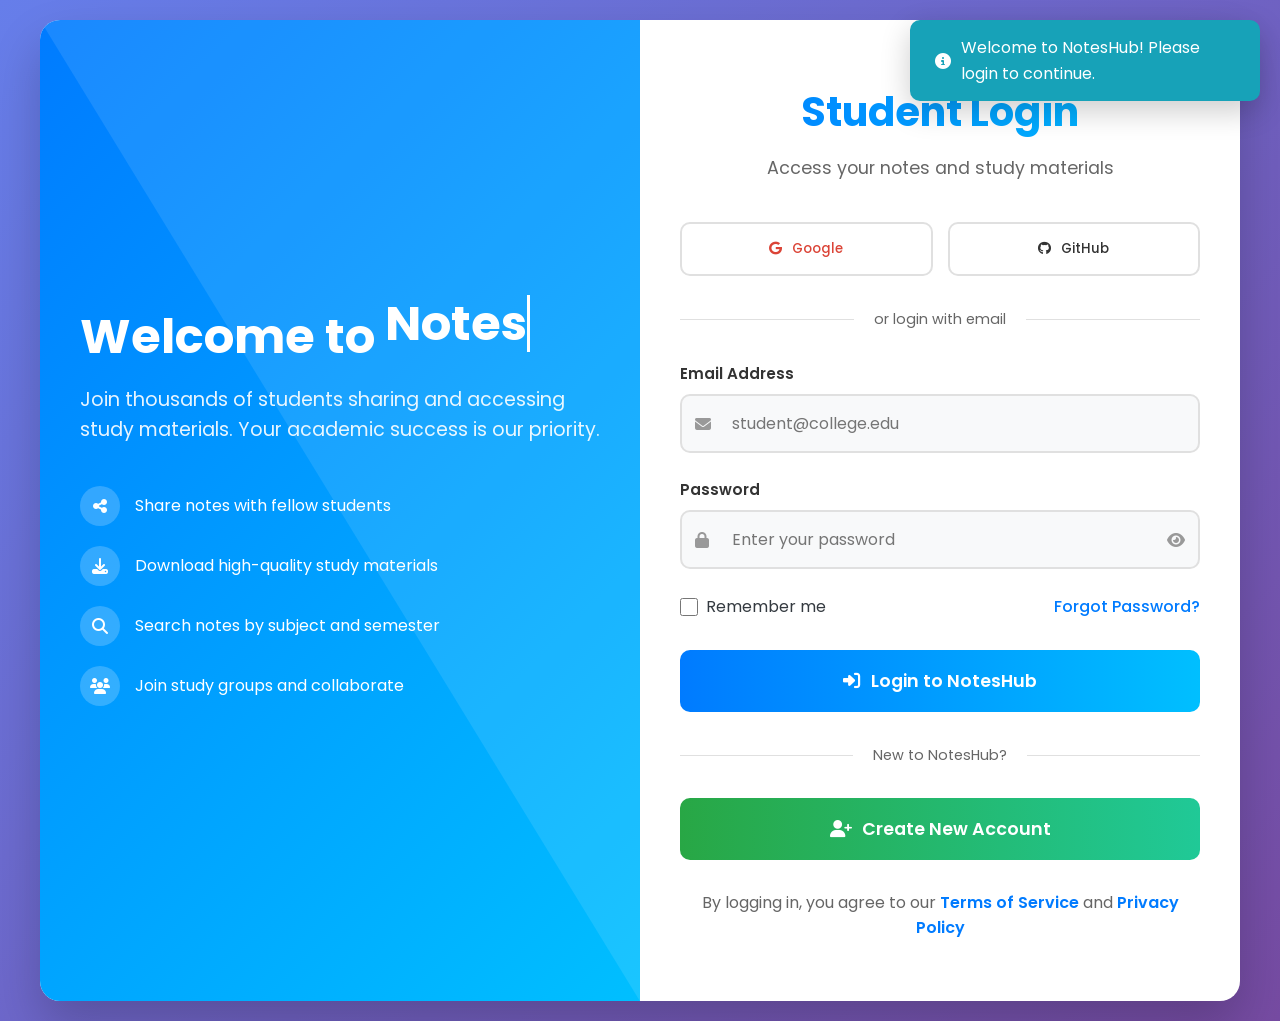
<file: login.html>
<!DOCTYPE html>
<html lang="en">
<head>
    <meta charset="UTF-8">
    <meta name="viewport" content="width=device-width, initial-scale=1.0">
    <title>Login - NotesHub | Notes Sharing Platform</title>
    <link rel="stylesheet" href="css/style.css">
    <link rel="stylesheet" href="https://cdnjs.cloudflare.com/ajax/libs/font-awesome/6.4.0/css/all.min.css">
    <link href="https://fonts.googleapis.com/css2?family=Poppins:wght@300;400;500;600;700&display=swap" rel="stylesheet">
    <style>
        /* ===== ANIMATIONS ===== */
        @keyframes fadeIn {
            from { opacity: 0; transform: translateY(30px); }
            to { opacity: 1; transform: translateY(0); }
        }
        
        @keyframes slideInLeft {
            from { opacity: 0; transform: translateX(-50px); }
            to { opacity: 1; transform: translateX(0); }
        }
        
        @keyframes slideInRight {
            from { opacity: 0; transform: translateX(50px); }
            to { opacity: 1; transform: translateX(0); }
        }
        
        @keyframes pulse {
            0% { transform: scale(1); }
            50% { transform: scale(1.05); }
            100% { transform: scale(1); }
        }
        
        @keyframes shake {
            0%, 100% { transform: translateX(0); }
            10%, 30%, 50%, 70%, 90% { transform: translateX(-5px); }
            20%, 40%, 60%, 80% { transform: translateX(5px); }
        }
        
        @keyframes float {
            0%, 100% { transform: translateY(0); }
            50% { transform: translateY(-10px); }
        }
        
        @keyframes glow {
            0%, 100% { box-shadow: 0 0 5px rgba(0, 123, 255, 0.5); }
            50% { box-shadow: 0 0 20px rgba(0, 123, 255, 0.8); }
        }
        
        @keyframes spin {
            from { transform: rotate(0deg); }
            to { transform: rotate(360deg); }
        }
        
        @keyframes typewriter {
            from { width: 0 }
            to { width: 100% }
        }
        
        @keyframes blinkCursor {
            from, to { border-color: transparent }
            50% { border-color: #007bff; }
        }
        
        /* ===== LOGIN PAGE SPECIFIC STYLES ===== */
        .login-page {
            min-height: 100vh;
            background: linear-gradient(135deg, #667eea 0%, #764ba2 100%);
            display: flex;
            align-items: center;
            justify-content: center;
            padding: 20px;
            position: relative;
            overflow: hidden;
        }
        
        .login-container {
            width: 100%;
            max-width: 1200px;
            display: flex;
            background: white;
            border-radius: 20px;
            overflow: hidden;
            box-shadow: 0 25px 50px rgba(0, 0, 0, 0.2);
            animation: fadeIn 1s ease-out;
            min-height: 600px;
        }
        
        .login-left {
            flex: 1;
            background: linear-gradient(135deg, #007bff 0%, #00bfff 100%);
            color: white;
            padding: 60px 40px;
            display: flex;
            flex-direction: column;
            justify-content: center;
            position: relative;
            overflow: hidden;
        }
        
        .login-left::before {
            content: '';
            position: absolute;
            top: 0;
            left: 0;
            width: 100%;
            height: 100%;
            background: url('data:image/svg+xml,<svg xmlns="http://www.w3.org/2000/svg" viewBox="0 0 100 100" preserveAspectRatio="none"><path d="M0,0 L100,0 L100,100 Z" fill="rgba(255,255,255,0.1)"/></svg>');
            background-size: cover;
        }
        
        .login-right {
            flex: 1;
            padding: 60px 40px;
            display: flex;
            flex-direction: column;
            justify-content: center;
        }
        
        .login-welcome {
            animation: slideInLeft 1s ease-out 0.3s both;
        }
        
        .login-welcome h1 {
            font-size: 3rem;
            margin-bottom: 20px;
            font-weight: 700;
            line-height: 1.2;
        }
        
        .login-welcome p {
            font-size: 1.2rem;
            opacity: 0.9;
            margin-bottom: 40px;
            line-height: 1.6;
        }
        
        .features-list {
            list-style: none;
            margin-top: 40px;
        }
        
        .features-list li {
            display: flex;
            align-items: center;
            gap: 15px;
            margin-bottom: 20px;
            font-size: 1rem;
            animation: slideInLeft 1s ease-out;
            animation-fill-mode: both;
        }
        
        .features-list li:nth-child(1) { animation-delay: 0.5s; }
        .features-list li:nth-child(2) { animation-delay: 0.7s; }
        .features-list li:nth-child(3) { animation-delay: 0.9s; }
        .features-list li:nth-child(4) { animation-delay: 1.1s; }
        
        .feature-icon {
            width: 40px;
            height: 40px;
            background: rgba(255, 255, 255, 0.2);
            border-radius: 50%;
            display: flex;
            align-items: center;
            justify-content: center;
            flex-shrink: 0;
        }
        
        .login-form-container {
            animation: slideInRight 1s ease-out 0.5s both;
        }
        
        .login-title {
            text-align: center;
            margin-bottom: 40px;
            color: #333;
            position: relative;
        }
        
        .login-title h2 {
            font-size: 2.5rem;
            font-weight: 700;
            margin-bottom: 10px;
            background: linear-gradient(90deg, #007bff, #00bfff);
            -webkit-background-clip: text;
            -webkit-text-fill-color: transparent;
            background-clip: text;
        }
        
        .login-title p {
            color: #666;
            font-size: 1.1rem;
        }
        
        .form-group {
            margin-bottom: 25px;
            position: relative;
        }
        
        .form-label {
            display: block;
            margin-bottom: 8px;
            font-weight: 600;
            color: #333;
            font-size: 0.95rem;
            transition: color 0.3s;
        }
        
        .input-with-icon {
            position: relative;
        }
        
        .input-icon {
            position: absolute;
            left: 15px;
            top: 50%;
            transform: translateY(-50%);
            color: #999;
            transition: color 0.3s;
            z-index: 1;
        }
        
        .form-control {
            width: 100%;
            padding: 15px 15px 15px 50px;
            border: 2px solid #e0e0e0;
            border-radius: 10px;
            font-size: 1rem;
            transition: all 0.3s;
            background: #f8f9fa;
            color: #333;
        }
        
        .form-control:focus {
            outline: none;
            border-color: #007bff;
            background: white;
            box-shadow: 0 0 0 3px rgba(0, 123, 255, 0.1);
        }
        
        .form-control:focus + .input-icon {
            color: #007bff;
        }
        
        .password-toggle {
            position: absolute;
            right: 15px;
            top: 50%;
            transform: translateY(-50%);
            background: none;
            border: none;
            color: #999;
            cursor: pointer;
            font-size: 1rem;
            transition: color 0.3s;
        }
        
        .password-toggle:hover {
            color: #007bff;
        }
        
        .form-options {
            display: flex;
            justify-content: space-between;
            align-items: center;
            margin-bottom: 30px;
            flex-wrap: wrap;
            gap: 15px;
        }
        
        .remember-me {
            display: flex;
            align-items: center;
            gap: 8px;
            cursor: pointer;
        }
        
        .remember-me input[type="checkbox"] {
            width: 18px;
            height: 18px;
            accent-color: #007bff;
            cursor: pointer;
        }
        
        .forgot-password {
            color: #007bff;
            text-decoration: none;
            font-weight: 500;
            transition: color 0.3s;
        }
        
        .forgot-password:hover {
            color: #0056b3;
            text-decoration: underline;
        }
        
        .login-btn {
            width: 100%;
            padding: 18px;
            background: linear-gradient(90deg, #007bff, #00bfff);
            color: white;
            border: none;
            border-radius: 10px;
            font-size: 1.1rem;
            font-weight: 600;
            cursor: pointer;
            transition: all 0.3s;
            display: flex;
            align-items: center;
            justify-content: center;
            gap: 10px;
            margin-top: 10px;
            position: relative;
            overflow: hidden;
        }
        
        .login-btn::before {
            content: '';
            position: absolute;
            top: 0;
            left: -100%;
            width: 100%;
            height: 100%;
            background: linear-gradient(90deg, transparent, rgba(255, 255, 255, 0.2), transparent);
            transition: left 0.5s;
        }
        
        .login-btn:hover::before {
            left: 100%;
        }
        
        .login-btn:hover {
            transform: translateY(-3px);
            box-shadow: 0 10px 20px rgba(0, 123, 255, 0.2);
        }
        
        .login-btn:active {
            transform: translateY(-1px);
        }
        
        .login-btn.loading {
            background: #6c757d;
            cursor: not-allowed;
        }
        
        .login-btn.loading::before {
            display: none;
        }
        
        .login-divider {
            text-align: center;
            margin: 30px 0;
            position: relative;
        }
        
        .login-divider::before {
            content: '';
            position: absolute;
            top: 50%;
            left: 0;
            right: 0;
            height: 1px;
            background: #e0e0e0;
        }
        
        .login-divider span {
            background: white;
            padding: 0 20px;
            color: #666;
            font-size: 0.9rem;
            position: relative;
            z-index: 1;
        }
        
        .social-login {
            display: flex;
            gap: 15px;
            margin-bottom: 30px;
        }
        
        .social-btn {
            flex: 1;
            padding: 15px;
            border: 2px solid #e0e0e0;
            border-radius: 10px;
            background: white;
            cursor: pointer;
            transition: all 0.3s;
            display: flex;
            align-items: center;
            justify-content: center;
            gap: 10px;
            font-weight: 500;
            color: #333;
        }
        
        .social-btn:hover {
            border-color: #007bff;
            transform: translateY(-2px);
        }
        
        .social-btn.google { color: #DB4437; }
        .social-btn.github { color: #333; }
        
        .signup-link {
            text-align: center;
            margin-top: 30px;
            color: #666;
        }
        
        .signup-link a {
            color: #007bff;
            text-decoration: none;
            font-weight: 600;
            transition: color 0.3s;
        }
        
        .signup-link a:hover {
            color: #0056b3;
            text-decoration: underline;
        }
        
        /* ===== TOAST NOTIFICATION ===== */
        .toast {
            position: fixed;
            top: 20px;
            right: 20px;
            background: #28a745;
            color: white;
            padding: 15px 25px;
            border-radius: 10px;
            box-shadow: 0 10px 30px rgba(0, 0, 0, 0.2);
            z-index: 10000;
            transform: translateX(150%);
            transition: transform 0.5s cubic-bezier(0.68, -0.55, 0.265, 1.55);
            display: flex;
            align-items: center;
            gap: 10px;
            max-width: 350px;
        }
        
        .toast.show {
            transform: translateX(0);
        }
        
        .toast.error {
            background: #dc3545;
        }
        
        .toast.warning {
            background: #ffc107;
            color: #333;
        }
        
        .toast.info {
            background: #17a2b8;
        }
        
        .toast.success {
            background: #28a745;
        }
        
        /* ===== LOADING SPINNER ===== */
        .spinner {
            display: inline-block;
            width: 20px;
            height: 20px;
            border: 3px solid rgba(255, 255, 255, 0.3);
            border-radius: 50%;
            border-top-color: white;
            animation: spin 1s linear infinite;
        }
        
        /* ===== FLOATING PARTICLES ===== */
        .floating-icons {
            position: absolute;
            width: 100%;
            height: 100%;
            top: 0;
            left: 0;
            pointer-events: none;
            overflow: hidden;
        }
        
        .floating-icon {
            position: absolute;
            font-size: 24px;
            color: rgba(255, 255, 255, 0.2);
            animation: float 6s ease-in-out infinite;
        }
        
        /* ===== RESPONSIVE DESIGN ===== */
        @media (max-width: 992px) {
            .login-container {
                flex-direction: column;
                max-width: 500px;
            }
            
            .login-left, .login-right {
                padding: 40px 30px;
            }
            
            .login-welcome h1 {
                font-size: 2.5rem;
            }
        }
        
        @media (max-width: 576px) {
            .login-page {
                padding: 10px;
            }
            
            .login-left, .login-right {
                padding: 30px 20px;
            }
            
            .login-welcome h1 {
                font-size: 2rem;
            }
            
            .social-login {
                flex-direction: column;
            }
            
            .form-options {
                flex-direction: column;
                align-items: flex-start;
            }
        }
        
        /* ===== DARK MODE STYLES ===== */
        body.dark-mode .login-page {
            background: linear-gradient(135deg, #1a1a2e 0%, #16213e 100%);
        }
        
        body.dark-mode .login-container {
            background: #1e1e1e;
            color: #e0e0e0;
        }
        
        body.dark-mode .login-right {
            background: #1e1e1e;
        }
        
        body.dark-mode .login-title h2 {
            background: linear-gradient(90deg, #4dabf7, #339af0);
            -webkit-background-clip: text;
            -webkit-text-fill-color: transparent;
        }
        
        body.dark-mode .login-title p {
            color: #aaa;
        }
        
        body.dark-mode .form-label {
            color: #e0e0e0;
        }
        
        body.dark-mode .form-control {
            background: #2d2d2d;
            border-color: #444;
            color: #e0e0e0;
        }
        
        body.dark-mode .form-control:focus {
            background: #333;
            border-color: #4dabf7;
        }
        
        body.dark-mode .input-icon {
            color: #777;
        }
        
        body.dark-mode .form-control:focus + .input-icon {
            color: #4dabf7;
        }
        
        body.dark-mode .login-divider span {
            background: #1e1e1e;
            color: #aaa;
        }
        
        body.dark-mode .social-btn {
            background: #2d2d2d;
            border-color: #444;
            color: #e0e0e0;
        }
        
        body.dark-mode .signup-link {
            color: #aaa;
        }
        
        body.dark-mode .forgot-password {
            color: #4dabf7;
        }
        
        body.dark-mode .forgot-password:hover {
            color: #339af0;
        }
        
        body.dark-mode .signup-link a {
            color: #4dabf7;
        }
        
        body.dark-mode .signup-link a:hover {
            color: #339af0;
        }
    </style>
</head>
<body class="light-mode">

<!-- Toast Notification -->
<div class="toast" id="toast">
    <i class="fas fa-check-circle"></i>
    <span id="toast-message">Welcome to NotesHub!</span>
</div>

<!-- Login Page -->
<div class="login-page">
    <!-- Floating Icons -->
    <div class="floating-icons">
        <div class="floating-icon" style="top: 10%; left: 10%; animation-delay: 0s;"><i class="fas fa-book"></i></div>
        <div class="floating-icon" style="top: 20%; right: 15%; animation-delay: 1s;"><i class="fas fa-graduation-cap"></i></div>
        <div class="floating-icon" style="bottom: 30%; left: 15%; animation-delay: 2s;"><i class="fas fa-code"></i></div>
        <div class="floating-icon" style="bottom: 20%; right: 10%; animation-delay: 3s;"><i class="fas fa-laptop"></i></div>
        <div class="floating-icon" style="top: 40%; left: 20%; animation-delay: 4s;"><i class="fas fa-cloud-upload-alt"></i></div>
        <div class="floating-icon" style="top: 60%; right: 20%; animation-delay: 5s;"><i class="fas fa-download"></i></div>
    </div>
    
    <div class="login-container">
        <!-- Left Side - Welcome -->
        <div class="login-left">
            <div class="login-welcome">
                <h1>Welcome to <span style="display: inline-block;" class="typewriter-text">NotesHub</span></h1>
                <p>Join thousands of students sharing and accessing study materials. Your academic success is our priority.</p>
                
                <ul class="features-list">
                    <li>
                        <div class="feature-icon">
                            <i class="fas fa-share-alt"></i>
                        </div>
                        <span>Share notes with fellow students</span>
                    </li>
                    <li>
                        <div class="feature-icon">
                            <i class="fas fa-download"></i>
                        </div>
                        <span>Download high-quality study materials</span>
                    </li>
                    <li>
                        <div class="feature-icon">
                            <i class="fas fa-search"></i>
                        </div>
                        <span>Search notes by subject and semester</span>
                    </li>
                    <li>
                        <div class="feature-icon">
                            <i class="fas fa-users"></i>
                        </div>
                        <span>Join study groups and collaborate</span>
                    </li>
                </ul>
            </div>
        </div>
        
        <!-- Right Side - Login Form -->
        <div class="login-right">
            <div class="login-form-container">
                <div class="login-title">
                    <h2>Student Login</h2>
                    <p>Access your notes and study materials</p>
                </div>
                
                <!-- Social Login -->
                <div class="social-login">
                    <button class="social-btn google" onclick="socialLogin('google')">
                        <i class="fab fa-google"></i>
                        Google
                    </button>
                    <button class="social-btn github" onclick="socialLogin('github')">
                        <i class="fab fa-github"></i>
                        GitHub
                    </button>
                </div>
                
                <div class="login-divider">
                    <span>or login with email</span>
                </div>
                
                <!-- Login Form -->
                <form id="loginForm" onsubmit="return handleLogin(event)">
                    <div class="form-group">
                        <label for="email" class="form-label">Email Address</label>
                        <div class="input-with-icon">
                            <i class="fas fa-envelope input-icon"></i>
                            <input type="email" id="email" class="form-control" placeholder="student@college.edu" required>
                        </div>
                        <div class="form-error" id="email-error"></div>
                    </div>
                    
                    <div class="form-group">
                        <label for="password" class="form-label">Password</label>
                        <div class="input-with-icon">
                            <i class="fas fa-lock input-icon"></i>
                            <input type="password" id="password" class="form-control" placeholder="Enter your password" required minlength="6">
                            <button type="button" class="password-toggle" onclick="togglePassword()">
                                <i class="fas fa-eye"></i>
                            </button>
                        </div>
                        <div class="form-error" id="password-error"></div>
                    </div>
                    
                    <div class="form-options">
                        <label class="remember-me">
                            <input type="checkbox" id="remember">
                            <span>Remember me</span>
                        </label>
                        <a href="forgot-password.html" class="forgot-password">Forgot Password?</a>
                    </div>
                    
                    <button type="submit" class="login-btn" id="loginButton">
                        <i class="fas fa-sign-in-alt"></i>
                        <span>Login to NotesHub</span>
                    </button>
                </form>
                
                <div class="login-divider">
                    <span>New to NotesHub?</span>
                </div>
                
                <button class="login-btn" style="background: linear-gradient(90deg, #28a745, #20c997);" onclick="showSignupForm()">
                    <i class="fas fa-user-plus"></i>
                    <span>Create New Account</span>
                </button>
                
                <div class="signup-link">
                    <p>By logging in, you agree to our <a href="terms.html">Terms of Service</a> and <a href="privacy.html">Privacy Policy</a></p>
                </div>
            </div>
        </div>
    </div>
</div>

<!-- Enhanced JavaScript with Animations -->
<script>
// ===== TOAST NOTIFICATION =====
function showToast(message, type = 'info') {
    const toast = document.getElementById('toast');
    const toastMessage = document.getElementById('toast-message');
    const icon = toast.querySelector('i');
    
    // Set icon based on type
    switch(type) {
        case 'success':
            icon.className = 'fas fa-check-circle';
            break;
        case 'error':
            icon.className = 'fas fa-exclamation-circle';
            break;
        case 'warning':
            icon.className = 'fas fa-exclamation-triangle';
            break;
        case 'info':
            icon.className = 'fas fa-info-circle';
            break;
    }
    
    toastMessage.textContent = message;
    toast.className = 'toast';
    toast.classList.add(type, 'show');
    
    // Add entrance animation
    toast.style.animation = 'fadeIn 0.5s ease-out';
    
    // Auto hide after 4 seconds
    setTimeout(() => {
        toast.classList.remove('show');
    }, 4000);
}

// ===== TYPEWRITER EFFECT =====
function initTypewriter() {
    const text = document.querySelector('.typewriter-text');
    const originalText = text.textContent;
    text.textContent = '';
    text.style.borderRight = '3px solid white';
    text.style.whiteSpace = 'nowrap';
    text.style.overflow = 'hidden';
    
    let i = 0;
    const typeWriter = () => {
        if (i < originalText.length) {
            text.textContent += originalText.charAt(i);
            i++;
            setTimeout(typeWriter, 100);
        } else {
            // Blinking cursor effect
            setInterval(() => {
                text.style.borderRight = text.style.borderRight === '3px solid transparent' ? '3px solid white' : '3px solid transparent';
            }, 500);
        }
    };
    
    setTimeout(typeWriter, 1000);
}

// ===== PASSWORD TOGGLE =====
function togglePassword() {
    const passwordInput = document.getElementById('password');
    const toggleButton = document.querySelector('.password-toggle i');
    
    if (passwordInput.type === 'password') {
        passwordInput.type = 'text';
        toggleButton.className = 'fas fa-eye-slash';
        toggleButton.parentElement.style.color = '#007bff';
    } else {
        passwordInput.type = 'password';
        toggleButton.className = 'fas fa-eye';
        toggleButton.parentElement.style.color = '#999';
    }
}

// ===== FORM VALIDATION =====
function validateEmail(email) {
    const re = /^[^\s@]+@[^\s@]+\.[^\s@]+$/;
    return re.test(email);
}

function validatePassword(password) {
    return password.length >= 6;
}

// ===== ANIMATED LOGIN =====
function handleLogin(event) {
    event.preventDefault();
    
    const email = document.getElementById('email').value.trim();
    const password = document.getElementById('password').value;
    const loginBtn = document.getElementById('loginButton');
    const originalContent = loginBtn.innerHTML;
    
    // Clear previous errors
    document.getElementById('email-error').textContent = '';
    document.getElementById('password-error').textContent = '';
    
    // Validation
    let isValid = true;
    
    if (!email) {
        document.getElementById('email-error').textContent = 'Email is required';
        document.getElementById('email').style.borderColor = '#dc3545';
        document.getElementById('email').style.animation = 'shake 0.5s';
        isValid = false;
    } else if (!validateEmail(email)) {
        document.getElementById('email-error').textContent = 'Please enter a valid email';
        document.getElementById('email').style.borderColor = '#dc3545';
        document.getElementById('email').style.animation = 'shake 0.5s';
        isValid = false;
    }
    
    if (!password) {
        document.getElementById('password-error').textContent = 'Password is required';
        document.getElementById('password').style.borderColor = '#dc3545';
        document.getElementById('password').style.animation = 'shake 0.5s';
        isValid = false;
    } else if (!validatePassword(password)) {
        document.getElementById('password-error').textContent = 'Password must be at least 6 characters';
        document.getElementById('password').style.borderColor = '#dc3545';
        document.getElementById('password').style.animation = 'shake 0.5s';
        isValid = false;
    }
    
    if (!isValid) {
        setTimeout(() => {
            document.getElementById('email').style.animation = '';
            document.getElementById('password').style.animation = '';
        }, 500);
        return false;
    }
    
    // Reset border colors
    document.getElementById('email').style.borderColor = '#e0e0e0';
    document.getElementById('password').style.borderColor = '#e0e0e0';
    
    // Show loading state
    loginBtn.innerHTML = '<div class="spinner"></div> Logging in...';
    loginBtn.classList.add('loading');
    loginBtn.disabled = true;
    
    // Simulate API call
    setTimeout(() => {
        // Demo login logic
        if (email === 'demo@college.edu' && password === 'demo123') {
            showToast('Login successful! Redirecting...', 'success');
            
            // Save to localStorage
            const user = {
                email: email,
                name: email.split('@')[0],
                loginTime: new Date().toISOString()
            };
            localStorage.setItem('notesHubUser', JSON.stringify(user));
            localStorage.setItem('isLoggedIn', 'true');
            
            // Redirect after animation
            setTimeout(() => {
                window.location.href = 'index.html';
            }, 1500);
        } else if (email.includes('@college.edu')) {
            showToast('College student login successful!', 'success');
            
            const user = {
                email: email,
                name: email.split('@')[0],
                loginTime: new Date().toISOString()
            };
            localStorage.setItem('notesHubUser', JSON.stringify(user));
            localStorage.setItem('isLoggedIn', 'true');
            
            setTimeout(() => {
                window.location.href = 'index.html';
            }, 1500);
        } else {
            showToast('Invalid credentials. Try: demo@college.edu / demo123', 'error');
            
            // Shake animation for error
            loginBtn.style.animation = 'shake 0.5s';
            setTimeout(() => {
                loginBtn.style.animation = '';
            }, 500);
            
            // Reset button
            loginBtn.innerHTML = originalContent;
            loginBtn.classList.remove('loading');
            loginBtn.disabled = false;
        }
    }, 2000);
    
    return false;
}

// ===== SOCIAL LOGIN =====
function socialLogin(provider) {
    const btn = event.target.closest('button');
    const originalContent = btn.innerHTML;
    
    btn.innerHTML = `<div class="spinner" style="border-top-color: ${provider === 'google' ? '#DB4437' : '#333'};"></div> Connecting...`;
    btn.disabled = true;
    
    showToast(`Connecting with ${provider === 'google' ? 'Google' : 'GitHub'}...`, 'info');
    
    setTimeout(() => {
        if (provider === 'google') {
            showToast('Google login simulated successfully!', 'success');
        } else {
            showToast('GitHub login simulated successfully!', 'success');
        }
        
        // Save demo user
        const user = {
            email: `user@${provider}.com`,
            name: `${provider} User`,
            provider: provider,
            loginTime: new Date().toISOString()
        };
        localStorage.setItem('notesHubUser', JSON.stringify(user));
        localStorage.setItem('isLoggedIn', 'true');
        
        // Redirect
        setTimeout(() => {
            window.location.href = 'index.html';
        }, 1500);
        
        btn.innerHTML = originalContent;
        btn.disabled = false;
    }, 2000);
}

// ===== SIGNUP FORM =====
function showSignupForm() {
    showToast('Signup feature would open in a modal', 'info');
    
    // In a real app, this would open a signup modal
    // For now, redirect to a signup page
    setTimeout(() => {
        window.location.href = 'signup.html';
    }, 1000);
}

// ===== DARK MODE =====
function toggleDark() {
    const body = document.body;
    const isDark = body.classList.toggle('dark-mode');
    body.classList.toggle('light-mode', !isDark);
    
    localStorage.setItem('darkMode', isDark);
    
    const darkBtn = document.querySelector('.dark-mode-toggle');
    if (darkBtn) {
        const icon = darkBtn.querySelector('i');
        const text = darkBtn.querySelector('span');
        if (icon) {
            icon.className = isDark ? 'fas fa-sun' : 'fas fa-moon';
            icon.style.animation = 'spin 0.5s linear';
            setTimeout(() => icon.style.animation = '', 500);
        }
        if (text) text.textContent = isDark ? 'Light Mode' : 'Dark Mode';
    }
    
    showToast(isDark ? '🌙 Dark Mode Activated' : '☀️ Light Mode Activated', 'info');
}

// ===== INITIALIZE =====
document.addEventListener('DOMContentLoaded', function() {
    // Initialize dark mode
    const savedMode = localStorage.getItem('darkMode');
    if (savedMode === 'true') {
        document.body.classList.add('dark-mode');
        document.body.classList.remove('light-mode');
    }
    
    // Initialize typewriter
    initTypewriter();
    
    // Check if user is already logged in
    const isLoggedIn = localStorage.getItem('isLoggedIn');
    if (isLoggedIn === 'true') {
        showToast('You are already logged in. Redirecting...', 'info');
        setTimeout(() => {
            window.location.href = 'index.html';
        }, 2000);
    }
    
    // Add input focus effects
    const inputs = document.querySelectorAll('.form-control');
    inputs.forEach(input => {
        input.addEventListener('focus', function() {
            this.parentElement.querySelector('.input-icon').style.color = '#007bff';
            this.style.animation = 'pulse 0.3s';
        });
        
        input.addEventListener('blur', function() {
            this.style.animation = '';
        });
        
        // Real-time validation
        if (input.id === 'email') {
            input.addEventListener('input', function() {
                if (this.value && !validateEmail(this.value)) {
                    this.style.borderColor = '#ffc107';
                } else if (this.value) {
                    this.style.borderColor = '#28a745';
                } else {
                    this.style.borderColor = '#e0e0e0';
                }
            });
        }
        
        if (input.id === 'password') {
            input.addEventListener('input', function() {
                if (this.value.length > 0 && this.value.length < 6) {
                    this.style.borderColor = '#ffc107';
                } else if (this.value.length >= 6) {
                    this.style.borderColor = '#28a745';
                } else {
                    this.style.borderColor = '#e0e0e0';
                }
            });
        }
    });
    
    // Make functions global
    window.toggleDark = toggleDark;
    window.togglePassword = togglePassword;
    window.socialLogin = socialLogin;
    window.showSignupForm = showSignupForm;
    
    // Show welcome toast
    setTimeout(() => {
        showToast('Welcome to NotesHub! Please login to continue.', 'info');
    }, 1000);
});

// ===== KEYBOARD SHORTCUTS =====
document.addEventListener('keydown', function(e) {
    // Ctrl/Cmd + Enter to submit form
    if ((e.ctrlKey || e.metaKey) && e.key === 'Enter') {
        const loginForm = document.getElementById('loginForm');
        if (loginForm) {
            handleLogin(new Event('submit'));
        }
    }
    
    // Escape to clear form
    if (e.key === 'Escape') {
        document.getElementById('email').value = '';
        document.getElementById('password').value = '';
        showToast('Form cleared', 'info');
    }
    
    // Alt+D for dark mode
    if (e.altKey && e.key === 'd') {
        toggleDark();
    }
});
</script>
</body>
</html>
</file>
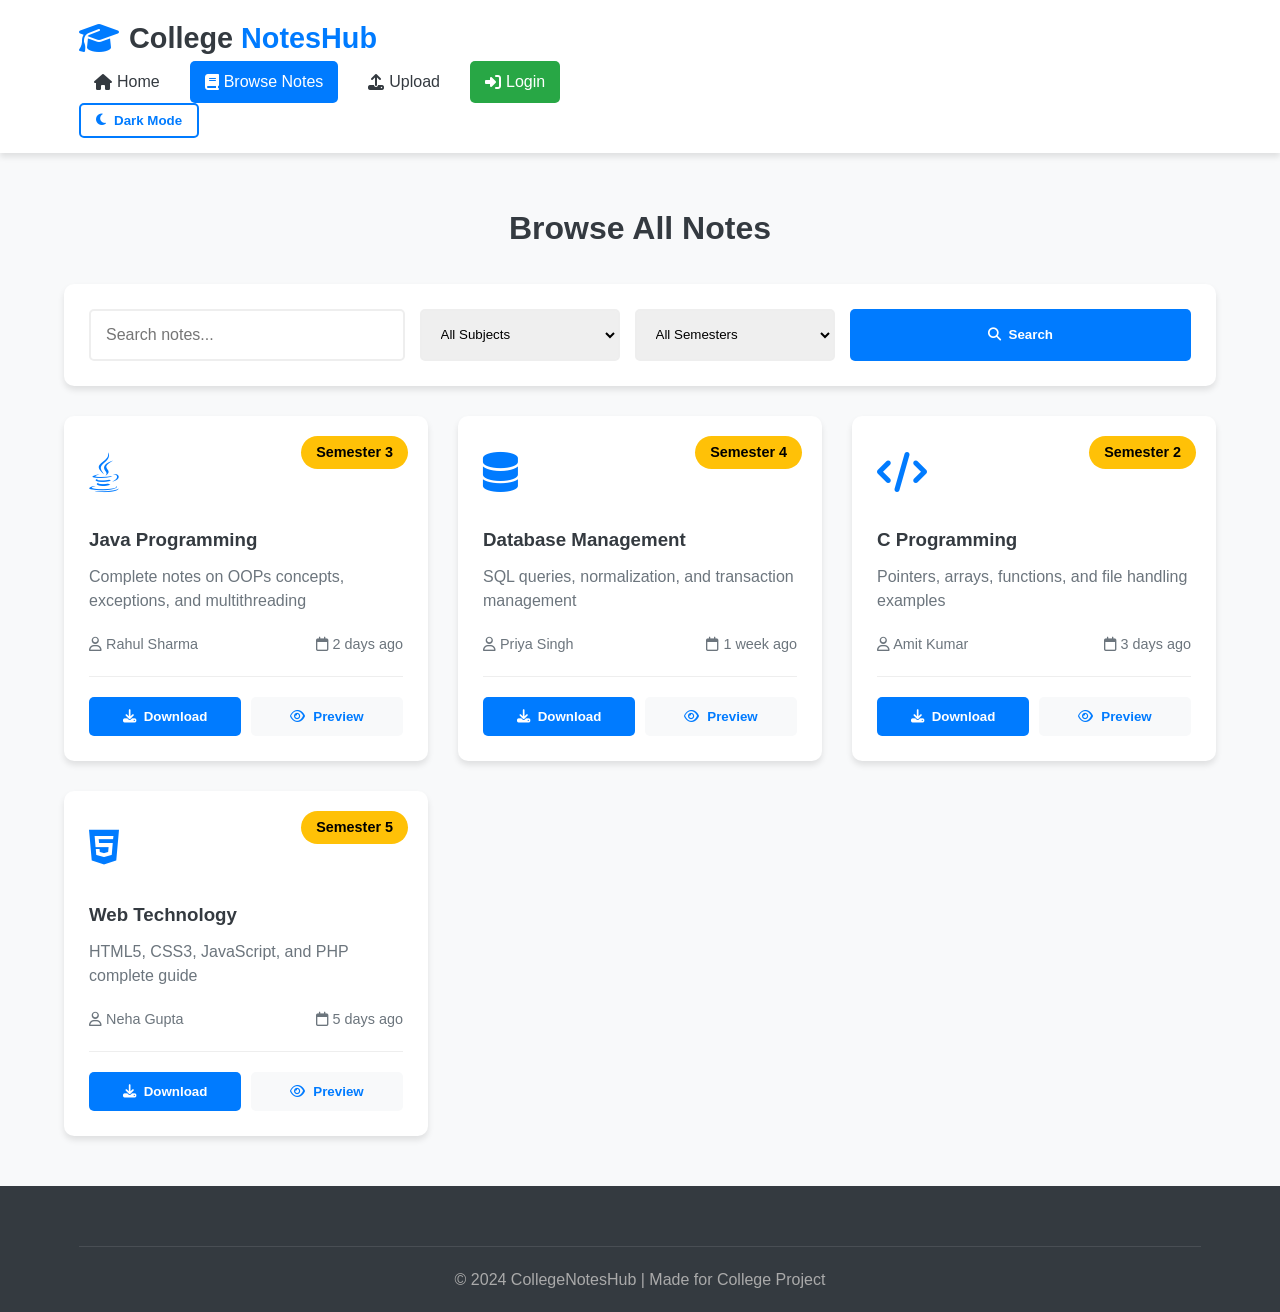
<file: notes.html>
<!DOCTYPE html>
<html lang="en">
<head>
    <meta charset="UTF-8">
    <meta name="viewport" content="width=device-width, initial-scale=1.0">
    <title>Browse Notes - College NotesHub</title>
    <link rel="stylesheet" href="css/style.css">
    <link rel="stylesheet" href="https://cdnjs.cloudflare.com/ajax/libs/font-awesome/6.4.0/css/all.min.css">
</head>
<body class="light-mode">

<header class="main-header">
    <div class="container">
        <div class="logo">
            <i class="fas fa-graduation-cap"></i>
            <h1>College <span>NotesHub</span></h1>
        </div>
        
        <nav class="main-nav">
            <a href="index.html"><i class="fas fa-home"></i> Home</a>
            <a href="notes.html" class="active"><i class="fas fa-book"></i> Browse Notes</a>
            <a href="upload.html"><i class="fas fa-upload"></i> Upload</a>
            <a href="login.html" class="login-btn"><i class="fas fa-sign-in-alt"></i> Login</a>
        </nav>
        
        <div class="header-actions">
            <button class="dark-mode-toggle" onclick="toggleDark()" title="Toggle Dark Mode">
                <i class="fas fa-moon"></i>
                <span>Dark Mode</span>
            </button>
        </div>
    </div>
</header>

<main class="container" style="padding: 50px 0;">
    <h1 style="text-align: center; margin-bottom: 30px; color: var(--dark);">Browse All Notes</h1>
    
    <!-- Search Box -->
    <div style="background: white; padding: 25px; border-radius: var(--radius); box-shadow: var(--shadow); margin-bottom: 30px;">
        <div style="display: flex; gap: 15px; flex-wrap: wrap;">
            <input type="text" placeholder="Search notes..." style="flex: 1; padding: 15px; border: 2px solid #eee; border-radius: var(--radius-sm); font-size: 1rem;">
            
            <select style="padding: 15px; border: 2px solid #eee; border-radius: var(--radius-sm); min-width: 200px;">
                <option>All Subjects</option>
                <option>Programming</option>
                <option>Database</option>
                <option>Web Development</option>
                <option>Mathematics</option>
            </select>
            
            <select style="padding: 15px; border: 2px solid #eee; border-radius: var(--radius-sm); min-width: 200px;">
                <option>All Semesters</option>
                <option>Semester 1</option>
                <option>Semester 2</option>
                <option>Semester 3</option>
                <option>Semester 4</option>
                <option>Semester 5</option>
                <option>Semester 6</option>
            </select>
            
            <button class="btn-download" style="padding: 15px 30px;">
                <i class="fas fa-search"></i> Search
            </button>
        </div>
    </div>
    
    <!-- Notes Grid -->
    <div class="notes-grid">
        <div class="note-card">
            <div class="note-badge">Semester 3</div>
            <div class="note-icon">
                <i class="fab fa-java"></i>
            </div>
            <h3>Java Programming</h3>
            <p class="note-desc">Complete notes on OOPs concepts, exceptions, and multithreading</p>
            <div class="note-meta">
                <span><i class="far fa-user"></i> Rahul Sharma</span>
                <span><i class="far fa-calendar"></i> 2 days ago</span>
            </div>
            <div class="note-actions">
                <button class="btn-download"><i class="fas fa-download"></i> Download</button>
                <button class="btn-preview"><i class="far fa-eye"></i> Preview</button>
            </div>
        </div>
        
        <div class="note-card">
            <div class="note-badge">Semester 4</div>
            <div class="note-icon">
                <i class="fas fa-database"></i>
            </div>
            <h3>Database Management</h3>
            <p class="note-desc">SQL queries, normalization, and transaction management</p>
            <div class="note-meta">
                <span><i class="far fa-user"></i> Priya Singh</span>
                <span><i class="far fa-calendar"></i> 1 week ago</span>
            </div>
            <div class="note-actions">
                <button class="btn-download"><i class="fas fa-download"></i> Download</button>
                <button class="btn-preview"><i class="far fa-eye"></i> Preview</button>
            </div>
        </div>
        
        <div class="note-card">
            <div class="note-badge">Semester 2</div>
            <div class="note-icon">
                <i class="fas fa-code"></i>
            </div>
            <h3>C Programming</h3>
            <p class="note-desc">Pointers, arrays, functions, and file handling examples</p>
            <div class="note-meta">
                <span><i class="far fa-user"></i> Amit Kumar</span>
                <span><i class="far fa-calendar"></i> 3 days ago</span>
            </div>
            <div class="note-actions">
                <button class="btn-download"><i class="fas fa-download"></i> Download</button>
                <button class="btn-preview"><i class="far fa-eye"></i> Preview</button>
            </div>
        </div>
        
        <div class="note-card">
            <div class="note-badge">Semester 5</div>
            <div class="note-icon">
                <i class="fab fa-html5"></i>
            </div>
            <h3>Web Technology</h3>
            <p class="note-desc">HTML5, CSS3, JavaScript, and PHP complete guide</p>
            <div class="note-meta">
                <span><i class="far fa-user"></i> Neha Gupta</span>
                <span><i class="far fa-calendar"></i> 5 days ago</span>
            </div>
            <div class="note-actions">
                <button class="btn-download"><i class="fas fa-download"></i> Download</button>
                <button class="btn-preview"><i class="far fa-eye"></i> Preview</button>
            </div>
        </div>
    </div>
</main>

<footer class="main-footer">
    <div class="container">
        <div class="footer-bottom">
            <p>© 2024 CollegeNotesHub | Made for College Project</p>
        </div>
    </div>
</footer>

<script src="js/darkmode.js"></script>
</body>
</html>
</file>
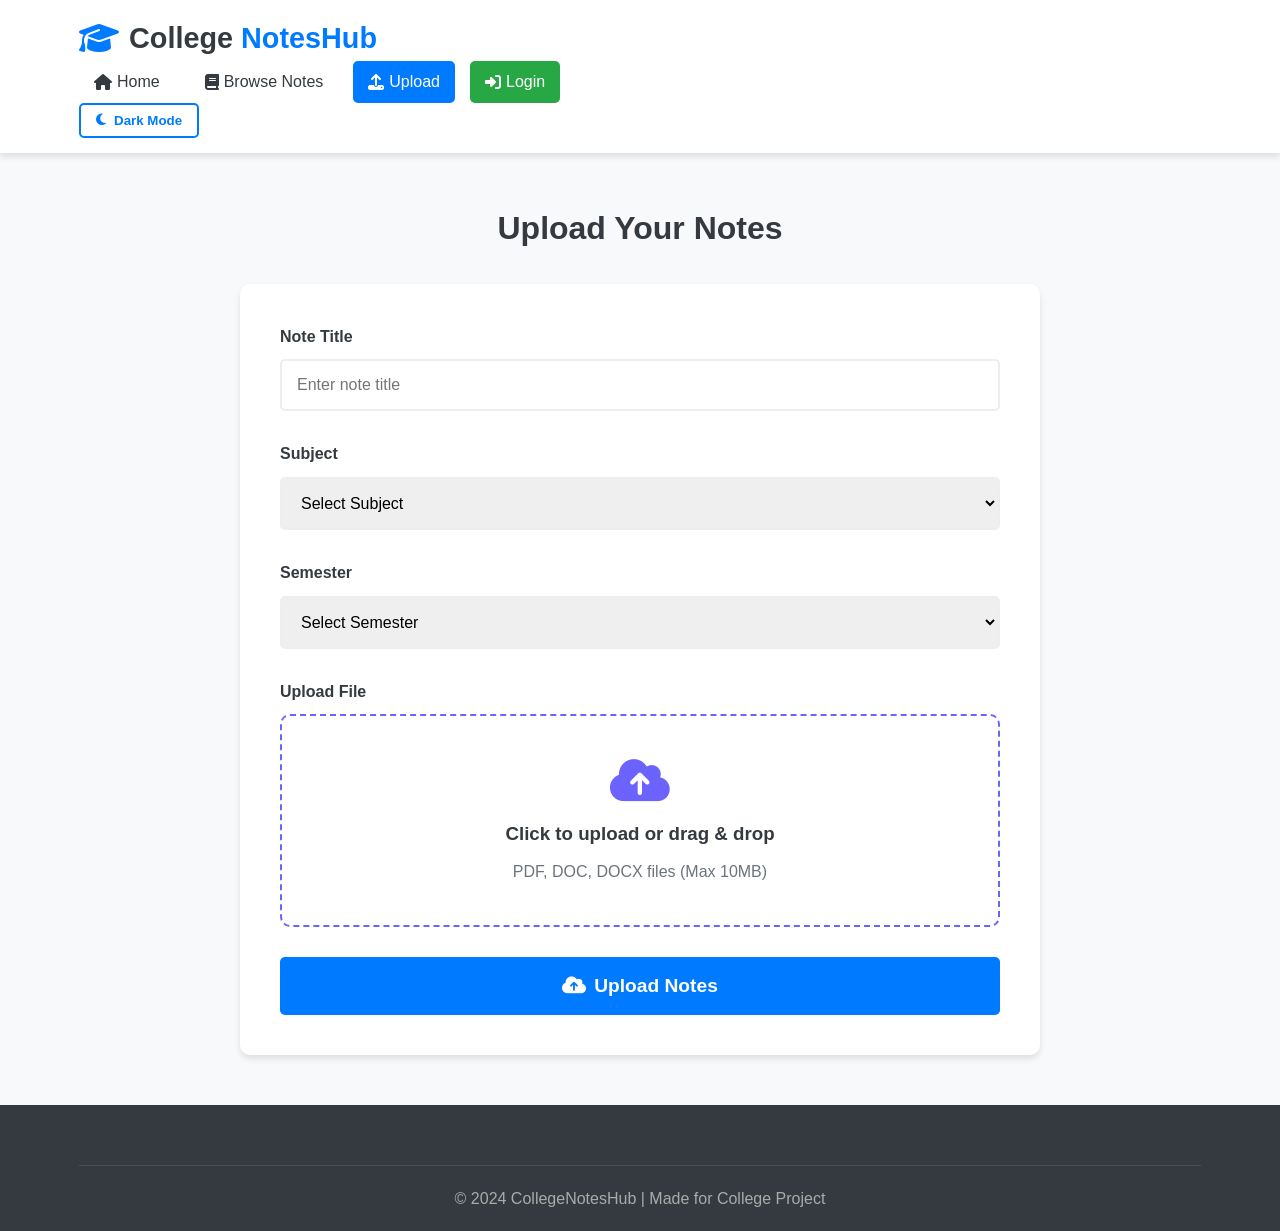
<file: upload.html>
<!DOCTYPE html>
<html lang="en">
<head>
    <meta charset="UTF-8">
    <meta name="viewport" content="width=device-width, initial-scale=1.0">
    <title>Upload Notes - College NotesHub</title>
    <link rel="stylesheet" href="css/style.css">
    <link rel="stylesheet" href="https://cdnjs.cloudflare.com/ajax/libs/font-awesome/6.4.0/css/all.min.css">
</head>
<body class="light-mode">

<header class="main-header">
    <div class="container">
        <div class="logo">
            <i class="fas fa-graduation-cap"></i>
            <h1>College <span>NotesHub</span></h1>
        </div>
        
        <nav class="main-nav">
            <a href="index.html"><i class="fas fa-home"></i> Home</a>
            <a href="notes.html"><i class="fas fa-book"></i> Browse Notes</a>
            <a href="upload.html" class="active"><i class="fas fa-upload"></i> Upload</a>
            <a href="login.html" class="login-btn"><i class="fas fa-sign-in-alt"></i> Login</a>
        </nav>
        
        <div class="header-actions">
            <button class="dark-mode-toggle" onclick="toggleDark()" title="Toggle Dark Mode">
                <i class="fas fa-moon"></i>
                <span>Dark Mode</span>
            </button>
        </div>
    </div>
</header>

<main class="container" style="padding: 50px 0;">
    <h1 style="text-align: center; margin-bottom: 30px; color: var(--dark);">Upload Your Notes</h1>
    
    <div style="background: white; padding: 40px; border-radius: var(--radius); box-shadow: var(--shadow); max-width: 800px; margin: 0 auto;">
        <div style="margin-bottom: 30px;">
            <label style="display: block; margin-bottom: 10px; font-weight: 600; color: var(--dark);">Note Title</label>
            <input type="text" placeholder="Enter note title" style="width: 100%; padding: 15px; border: 2px solid #eee; border-radius: var(--radius-sm); font-size: 1rem;">
        </div>
        
        <div style="margin-bottom: 30px;">
            <label style="display: block; margin-bottom: 10px; font-weight: 600; color: var(--dark);">Subject</label>
            <select style="width: 100%; padding: 15px; border: 2px solid #eee; border-radius: var(--radius-sm); font-size: 1rem;">
                <option>Select Subject</option>
                <option>Programming</option>
                <option>Database Management</option>
                <option>Web Development</option>
                <option>Mathematics</option>
                <option>Computer Networks</option>
                <option>Operating Systems</option>
            </select>
        </div>
        
        <div style="margin-bottom: 30px;">
            <label style="display: block; margin-bottom: 10px; font-weight: 600; color: var(--dark);">Semester</label>
            <select style="width: 100%; padding: 15px; border: 2px solid #eee; border-radius: var(--radius-sm); font-size: 1rem;">
                <option>Select Semester</option>
                <option>Semester 1</option>
                <option>Semester 2</option>
                <option>Semester 3</option>
                <option>Semester 4</option>
                <option>Semester 5</option>
                <option>Semester 6</option>
            </select>
        </div>
        
        <div style="margin-bottom: 30px;">
            <label style="display: block; margin-bottom: 10px; font-weight: 600; color: var(--dark);">Upload File</label>
            <div style="border: 2px dashed #6c63ff; padding: 40px; text-align: center; border-radius: var(--radius); cursor: pointer;" onclick="document.getElementById('fileInput').click()">
                <i class="fas fa-cloud-upload-alt" style="font-size: 3rem; color: #6c63ff; margin-bottom: 15px;"></i>
                <h3 style="margin-bottom: 10px;">Click to upload or drag & drop</h3>
                <p style="color: var(--gray);">PDF, DOC, DOCX files (Max 10MB)</p>
                <input type="file" id="fileInput" style="display: none;">
            </div>
        </div>
        
        <button class="btn-download" style="width: 100%; padding: 18px; font-size: 1.2rem;" onclick="alert('Note uploaded successfully!')">
            <i class="fas fa-cloud-upload-alt"></i> Upload Notes
        </button>
    </div>
</main>

<footer class="main-footer">
    <div class="container">
        <div class="footer-bottom">
            <p>© 2024 CollegeNotesHub | Made for College Project</p>
        </div>
    </div>
</footer>

<script src="js/darkmode.js"></script>
</body>
</html>
</file>
<file: css/style.css>
/* ===== BASE STYLES ===== */
* {
    margin: 0;
    padding: 0;
    box-sizing: border-box;
    font-family: 'Poppins', sans-serif;
}

:root {
    /* NEW SIMPLE COLORS - Blue/Green Theme */
    --primary: #007bff;       /* Blue */
    --primary-dark: #0056b3;
    --primary-light: #3399ff;
    --secondary: #28a745;     /* Green */
    --accent: #ffc107;        /* Yellow */
    --light: #f8f9fa;
    --dark: #343a40;
    --gray: #6c757d;
    --white: #ffffff;
    --black: #000000;
    
    /* Dark Mode Colors */
    --dark-bg: #121212;
    --dark-card: #1e1e1e;
    --dark-text: #e0e0e0;
    --dark-border: #333;
    
    /* Shadows */
    --shadow: 0 4px 6px rgba(0,0,0,0.1);
    --shadow-lg: 0 10px 25px rgba(0,0,0,0.15);
    
    /* Border Radius */
    --radius: 10px;
    --radius-sm: 5px;
}

body {
    background-color: var(--light);
    color: var(--dark);
    line-height: 1.6;
    transition: all 0.3s ease;
}

.container {
    width: 90%;
    max-width: 1200px;
    margin: 0 auto;
    padding: 0 15px;
}

/* ===== HEADER ===== */
.main-header {
    background: var(--white);
    padding: 15px 0;
    box-shadow: var(--shadow);
    position: sticky;
    top: 0;
    z-index: 1000;
}

.header-container {
    display: flex;
    justify-content: space-between;
    align-items: center;
}

.logo-section {
    display: flex;
    flex-direction: column;
}

.logo {
    display: flex;
    align-items: center;
    gap: 10px;
}

.logo i {
    font-size: 2rem;
    color: var(--primary);
}

.logo h1 {
    font-size: 1.8rem;
    font-weight: 700;
}

.logo h1 span {
    color: var(--primary);
}

.college-name {
    font-size: 0.9rem;
    color: var(--gray);
    margin-top: -5px;
}

.college-tag {
    font-size: 0.85rem;
    color: var(--secondary);
    margin-top: 5px;
}

/* Navigation */
.main-nav {
    display: flex;
    align-items: center;
    gap: 15px;
}

.main-nav a {
    text-decoration: none;
    color: var(--dark);
    padding: 8px 15px;
    border-radius: var(--radius-sm);
    transition: all 0.3s;
    display: flex;
    align-items: center;
    gap: 5px;
    font-weight: 500;
}

.main-nav a:hover {
    background: rgba(0, 123, 255, 0.1);
}

.main-nav a.active {
    background: var(--primary);
    color: white;
}

.login-btn {
    background: var(--secondary);
    color: white !important;
}

/* Dropdown */
.dropdown {
    position: relative;
}

.dropdown-content {
    display: none;
    position: absolute;
    background: white;
    min-width: 200px;
    box-shadow: var(--shadow-lg);
    border-radius: var(--radius-sm);
    padding: 10px 0;
    z-index: 100;
}

.dropdown:hover .dropdown-content {
    display: block;
}

.dropdown-content a {
    display: block;
    padding: 10px 20px;
    color: var(--dark);
    text-decoration: none;
}

.dropdown-content a:hover {
    background: #f8f9fa;
}

/* Header Actions */
.header-actions {
    display: flex;
    align-items: center;
    gap: 15px;
}

.dark-mode-toggle {
    background: transparent;
    border: 2px solid var(--primary);
    color: var(--primary);
    padding: 8px 15px;
    border-radius: var(--radius-sm);
    cursor: pointer;
    font-weight: 600;
    display: flex;
    align-items: center;
    gap: 8px;
    transition: all 0.3s;
}

.dark-mode-toggle:hover {
    background: var(--primary);
    color: white;
}

.user-info {
    display: flex;
    align-items: center;
    gap: 10px;
}

.user-avatar {
    width: 40px;
    height: 40px;
    border-radius: 50%;
    border: 2px solid var(--primary-light);
}

.mobile-menu-btn {
    display: none;
    background: none;
    border: none;
    font-size: 1.5rem;
    color: var(--dark);
    cursor: pointer;
}

/* ===== HERO SECTION ===== */
.hero-section {
    padding: 80px 0;
    background: linear-gradient(135deg, var(--primary), var(--primary-dark));
    color: white;
}

.hero-container {
    display: flex;
    align-items: center;
    gap: 50px;
}

.hero-content {
    flex: 1;
}

.college-badge {
    display: inline-flex;
    align-items: center;
    gap: 10px;
    background: rgba(255,255,255,0.2);
    padding: 8px 15px;
    border-radius: 20px;
    margin-bottom: 20px;
}

.hero-title {
    font-size: 3rem;
    margin-bottom: 20px;
    line-height: 1.2;
}

.highlight {
    color: #ffeb3b;
}

.hero-subtitle {
    font-size: 1.2rem;
    opacity: 0.9;
    margin-bottom: 30px;
}

.stats-container {
    display: flex;
    gap: 30px;
    margin: 40px 0;
}

.stat-box {
    text-align: center;
}

.stat-box h3 {
    font-size: 2.5rem;
    margin-bottom: 5px;
}

.hero-buttons {
    display: flex;
    gap: 15px;
    flex-wrap: wrap;
}

.btn {
    padding: 12px 30px;
    border-radius: var(--radius);
    text-decoration: none;
    font-weight: 600;
    display: inline-flex;
    align-items: center;
    gap: 10px;
    transition: all 0.3s;
    border: none;
    cursor: pointer;
}

.btn-primary {
    background: white;
    color: var(--primary);
}

.btn-primary:hover {
    background: #f8f9fa;
    transform: translateY(-2px);
}

.btn-secondary {
    background: rgba(255,255,255,0.2);
    color: white;
    border: 2px solid white;
}

.btn-secondary:hover {
    background: white;
    color: var(--primary);
    transform: translateY(-2px);
}

.btn-outline {
    background: transparent;
    color: white;
    border: 2px solid white;
}

.btn-outline:hover {
    background: white;
    color: var(--primary);
}

.hero-image {
    flex: 1;
    position: relative;
}

.hero-image img {
    width: 100%;
    border-radius: var(--radius);
    box-shadow: var(--shadow-lg);
}

.image-label {
    position: absolute;
    bottom: 20px;
    left: 20px;
    background: rgba(0,0,0,0.7);
    color: white;
    padding: 8px 15px;
    border-radius: var(--radius-sm);
    display: flex;
    align-items: center;
    gap: 8px;
}

/* ===== SECTIONS COMMON ===== */
section {
    padding: 80px 0;
}

.section-title {
    text-align: center;
    font-size: 2.5rem;
    margin-bottom: 15px;
    color: var(--dark);
}

.section-subtitle {
    text-align: center;
    color: var(--gray);
    margin-bottom: 40px;
    max-width: 700px;
    margin-left: auto;
    margin-right: auto;
}

.section-header {
    display: flex;
    justify-content: space-between;
    align-items: center;
    margin-bottom: 40px;
}

.view-all {
    color: var(--primary);
    text-decoration: none;
    font-weight: 500;
}

/* ===== SEARCH SECTION ===== */
.search-section {
    background: #f8f9fa;
}

.search-container {
    max-width: 900px;
    margin: 0 auto;
}

.search-box {
    display: flex;
    gap: 10px;
    margin-bottom: 20px;
}

.search-box input {
    flex: 1;
    padding: 15px;
    border: 2px solid #ddd;
    border-radius: var(--radius);
    font-size: 1rem;
}

.search-box button {
    background: var(--primary);
    color: white;
    border: none;
    padding: 0 30px;
    border-radius: var(--radius);
    cursor: pointer;
    font-weight: 600;
}

.quick-filters {
    display: flex;
    gap: 10px;
    flex-wrap: wrap;
    justify-content: center;
}

.filter-btn {
    padding: 8px 20px;
    background: white;
    border: 2px solid #ddd;
    border-radius: 20px;
    cursor: pointer;
    transition: all 0.3s;
}

.filter-btn.active, .filter-btn:hover {
    background: var(--primary);
    color: white;
    border-color: var(--primary);
}

/* ===== NOTES GRID ===== */
.notes-grid {
    display: grid;
    grid-template-columns: repeat(auto-fill, minmax(280px, 1fr));
    gap: 30px;
}

.note-card {
    background: white;
    border-radius: var(--radius);
    padding: 25px;
    box-shadow: var(--shadow);
    transition: all 0.3s;
    position: relative;
}

.note-card:hover {
    transform: translateY(-5px);
    box-shadow: var(--shadow-lg);
}

.note-badge {
    position: absolute;
    top: 20px;
    right: 20px;
    background: var(--accent);
    color: #000;
    padding: 5px 15px;
    border-radius: 20px;
    font-size: 0.9rem;
    font-weight: 600;
}

.note-icon {
    font-size: 2.5rem;
    color: var(--primary);
    margin-bottom: 20px;
}

.note-card h3 {
    margin-bottom: 10px;
    color: var(--dark);
}

.note-desc {
    color: var(--gray);
    margin-bottom: 20px;
    line-height: 1.5;
}

.note-meta {
    display: flex;
    justify-content: space-between;
    font-size: 0.9rem;
    color: var(--gray);
    margin-bottom: 20px;
    padding-bottom: 20px;
    border-bottom: 1px solid #eee;
}

.note-actions {
    display: flex;
    gap: 10px;
}

.btn-download, .btn-preview {
    flex: 1;
    padding: 12px;
    border-radius: var(--radius-sm);
    border: none;
    cursor: pointer;
    font-weight: 600;
    display: flex;
    align-items: center;
    justify-content: center;
    gap: 8px;
}

.btn-download {
    background: var(--primary);
    color: white;
}

.btn-download:hover {
    background: var(--primary-dark);
}

.btn-preview {
    background: #f8f9fa;
    color: var(--primary);
}

.btn-preview:hover {
    background: #e9ecef;
}

/* ===== DEPT/SUBJECTS SECTION ===== */
.dept-grid {
    display: grid;
    grid-template-columns: repeat(auto-fill, minmax(250px, 1fr));
    gap: 30px;
}

.dept-card {
    background: white;
    border-radius: var(--radius);
    padding: 30px;
    text-align: center;
    box-shadow: var(--shadow);
    transition: all 0.3s;
    text-decoration: none;
    color: inherit;
}

.dept-card:hover {
    transform: translateY(-5px);
    box-shadow: var(--shadow-lg);
}

.dept-icon {
    width: 70px;
    height: 70px;
    background: rgba(0, 123, 255, 0.1);
    border-radius: 50%;
    display: flex;
    align-items: center;
    justify-content: center;
    margin: 0 auto 20px;
}

.dept-icon i {
    font-size: 2rem;
    color: var(--primary);
}

.dept-card h3 {
    margin-bottom: 10px;
}

.dept-card p {
    color: var(--gray);
    margin-bottom: 10px;
}

.subject-count {
    background: #f8f9fa;
    padding: 5px 15px;
    border-radius: 20px;
    font-size: 0.9rem;
    font-weight: 600;
    display: inline-block;
}

/* ===== SEMESTER SECTION ===== */
.semester-tabs {
    display: flex;
    gap: 10px;
    flex-wrap: wrap;
    justify-content: center;
    margin-bottom: 30px;
}

.sem-tab {
    padding: 10px 25px;
    background: white;
    border: 2px solid #ddd;
    border-radius: var(--radius);
    cursor: pointer;
    transition: all 0.3s;
}

.sem-tab.active, .sem-tab:hover {
    background: var(--primary);
    color: white;
    border-color: var(--primary);
}

.semester-content {
    background: white;
    border-radius: var(--radius);
    padding: 40px;
    box-shadow: var(--shadow);
}

.sem-subjects {
    display: flex;
    flex-wrap: wrap;
    gap: 10px;
    margin-top: 20px;
}

.sem-subjects span {
    background: #f8f9fa;
    padding: 8px 15px;
    border-radius: 20px;
    font-size: 0.9rem;
}

/* ===== HOW IT WORKS ===== */
.steps-container {
    display: grid;
    grid-template-columns: repeat(auto-fit, minmax(250px, 1fr));
    gap: 30px;
}

.step-card {
    background: white;
    border-radius: var(--radius);
    padding: 40px 30px;
    text-align: center;
    box-shadow: var(--shadow);
    position: relative;
    transition: all 0.3s;
}

.step-card:hover {
    transform: translateY(-5px);
    box-shadow: var(--shadow-lg);
}

.step-number {
    position: absolute;
    top: -20px;
    left: 50%;
    transform: translateX(-50%);
    width: 40px;
    height: 40px;
    background: var(--primary);
    color: white;
    border-radius: 50%;
    display: flex;
    align-items: center;
    justify-content: center;
    font-weight: bold;
    font-size: 1.2rem;
}

.step-icon {
    font-size: 3rem;
    color: var(--primary);
    margin-bottom: 20px;
}

.step-card h3 {
    margin-bottom: 10px;
}

.step-card p {
    color: var(--gray);
}

/* ===== FOOTER ===== */
.main-footer {
    background: var(--dark);
    color: white;
    padding: 60px 0 20px;
}

.footer-content {
    display: grid;
    grid-template-columns: repeat(auto-fit, minmax(250px, 1fr));
    gap: 40px;
    margin-bottom: 40px;
}

.footer-logo {
    display: flex;
    align-items: center;
    gap: 15px;
    margin-bottom: 20px;
}

.footer-logo i {
    font-size: 2.5rem;
    color: var(--primary-light);
}

.footer-logo h2 {
    font-size: 1.8rem;
}

.footer-logo h2 span {
    color: var(--primary-light);
}

.footer-college {
    font-size: 0.9rem;
    color: #aaa;
    margin-top: -5px;
}

.footer-col h3 {
    margin-bottom: 20px;
    font-size: 1.3rem;
}

.footer-col ul {
    list-style: none;
}

.footer-col ul li {
    margin-bottom: 10px;
}

.footer-col ul li a {
    color: #aaa;
    text-decoration: none;
    transition: color 0.3s;
}

.footer-col ul li a:hover {
    color: white;
}

.contact-info li {
    display: flex;
    align-items: center;
    gap: 10px;
    margin-bottom: 15px;
    color: #aaa;
}

.contact-info i {
    color: var(--primary-light);
    width: 20px;
}

.footer-bottom {
    text-align: center;
    padding-top: 20px;
    border-top: 1px solid rgba(255,255,255,0.1);
    color: #aaa;
}

/* ===== MOBILE MENU ===== */
.mobile-menu {
    position: fixed;
    top: 0;
    right: -300px;
    width: 300px;
    height: 100vh;
    background: white;
    box-shadow: -5px 0 15px rgba(0,0,0,0.1);
    transition: right 0.3s;
    z-index: 2000;
    padding: 20px;
}

.mobile-menu.open {
    right: 0;
}

.mobile-menu-header {
    display: flex;
    justify-content: space-between;
    align-items: center;
    margin-bottom: 30px;
    padding-bottom: 15px;
    border-bottom: 1px solid #eee;
}

.mobile-logo {
    display: flex;
    align-items: center;
    gap: 10px;
}

.close-menu {
    background: none;
    border: none;
    font-size: 1.5rem;
    cursor: pointer;
    color: var(--dark);
}

.mobile-menu-links {
    display: flex;
    flex-direction: column;
    gap: 10px;
}

.mobile-menu-links a {
    padding: 15px;
    text-decoration: none;
    color: var(--dark);
    border-radius: var(--radius-sm);
    display: flex;
    align-items: center;
    gap: 15px;
}

.mobile-menu-links a:hover {
    background: #f8f9fa;
}

.mobile-login {
    background: var(--primary) !important;
    color: white !important;
    margin-top: 20px !important;
}

.mobile-menu-links h4 {
    margin: 20px 0 10px;
    color: var(--gray);
    padding-left: 15px;
}

/* ===== DARK MODE STYLES ===== */
body.dark-mode {
    background-color: var(--dark-bg);
    color: var(--dark-text);
}

body.dark-mode .main-header {
    background-color: var(--dark-card);
    border-bottom: 1px solid var(--dark-border);
}

body.dark-mode .main-nav a {
    color: var(--dark-text);
}

body.dark-mode .main-nav a:hover {
    background: rgba(0, 123, 255, 0.2);
}

body.dark-mode .main-nav a.active {
    background: var(--primary);
}

body.dark-mode .dropdown-content {
    background: var(--dark-card);
    border: 1px solid var(--dark-border);
}

body.dark-mode .dropdown-content a {
    color: var(--dark-text);
}

body.dark-mode .dropdown-content a:hover {
    background: #2a2a2a;
}

body.dark-mode .dark-mode-toggle {
    border-color: var(--primary-light);
    color: var(--primary-light);
}

body.dark-mode .dark-mode-toggle:hover {
    background: var(--primary-light);
    color: var(--dark-bg);
}

body.dark-mode .note-card,
body.dark-mode .dept-card,
body.dark-mode .step-card,
body.dark-mode .semester-content {
    background-color: var(--dark-card);
    color: var(--dark-text);
}

body.dark-mode .section-title {
    color: var(--dark-text);
}

body.dark-mode .section-subtitle {
    color: #aaa;
}

body.dark-mode .note-desc,
body.dark-mode .dept-card p,
body.dark-mode .step-card p {
    color: #aaa;
}

body.dark-mode .note-meta {
    border-color: var(--dark-border);
}

body.dark-mode .btn-preview {
    background: #2a2a2a;
    color: var(--primary-light);
}

body.dark-mode .btn-preview:hover {
    background: #3a3a3a;
}

body.dark-mode .search-section {
    background: #1a1a1a;
}

body.dark-mode .filter-btn {
    background: var(--dark-card);
    border-color: var(--dark-border);
    color: var(--dark-text);
}

body.dark-mode .filter-btn.active,
body.dark-mode .filter-btn:hover {
    background: var(--primary);
    color: white;
}

body.dark-mode .sem-tab {
    background: var(--dark-card);
    border-color: var(--dark-border);
    color: var(--dark-text);
}

body.dark-mode .sem-tab.active,
body.dark-mode .sem-tab:hover {
    background: var(--primary);
    color: white;
}

body.dark-mode .sem-subjects span {
    background: #2a2a2a;
}

body.dark-mode .main-footer {
    background: #0a0a0a;
}

body.dark-mode .mobile-menu {
    background: var(--dark-card);
}

body.dark-mode .mobile-menu-links a {
    color: var(--dark-text);
}

body.dark-mode .mobile-menu-links a:hover {
    background: #2a2a2a;
}

body.dark-mode .mobile-menu-header {
    border-color: var(--dark-border);
}

body.dark-mode .close-menu {
    color: var(--dark-text);
}

/* ===== RESPONSIVE ===== */
@media (max-width: 992px) {
    .hero-container {
        flex-direction: column;
        text-align: center;
    }
    
    .hero-image {
        order: -1;
    }
    
    .stats-container {
        justify-content: center;
    }
}

@media (max-width: 768px) {
    .main-nav {
        display: none;
    }
    
    .mobile-menu-btn {
        display: block;
    }
    
    .header-actions .user-name {
        display: none;
    }
    
    .hero-title {
        font-size: 2.2rem;
    }
    
    .section-title {
        font-size: 2rem;
    }
    
    .stats-container {
        gap: 20px;
        flex-wrap: wrap;
    }
    
    .stat-box {
        flex: 1;
        min-width: 45%;
    }
    
    .hero-buttons {
        flex-direction: column;
        align-items: center;
    }
    
    .btn {
        width: 100%;
        max-width: 300px;
        justify-content: center;
    }
}

@media (max-width: 576px) {
    .section-title {
        font-size: 1.8rem;
    }
    
    .notes-grid,
    .dept-grid {
        grid-template-columns: 1fr;
    }
    
    .steps-container {
        grid-template-columns: 1fr;
    }
    
    .search-box {
        flex-direction: column;
    }
    
    .search-box button {
        width: 100%;
        padding: 15px;
    }
}
</file>
